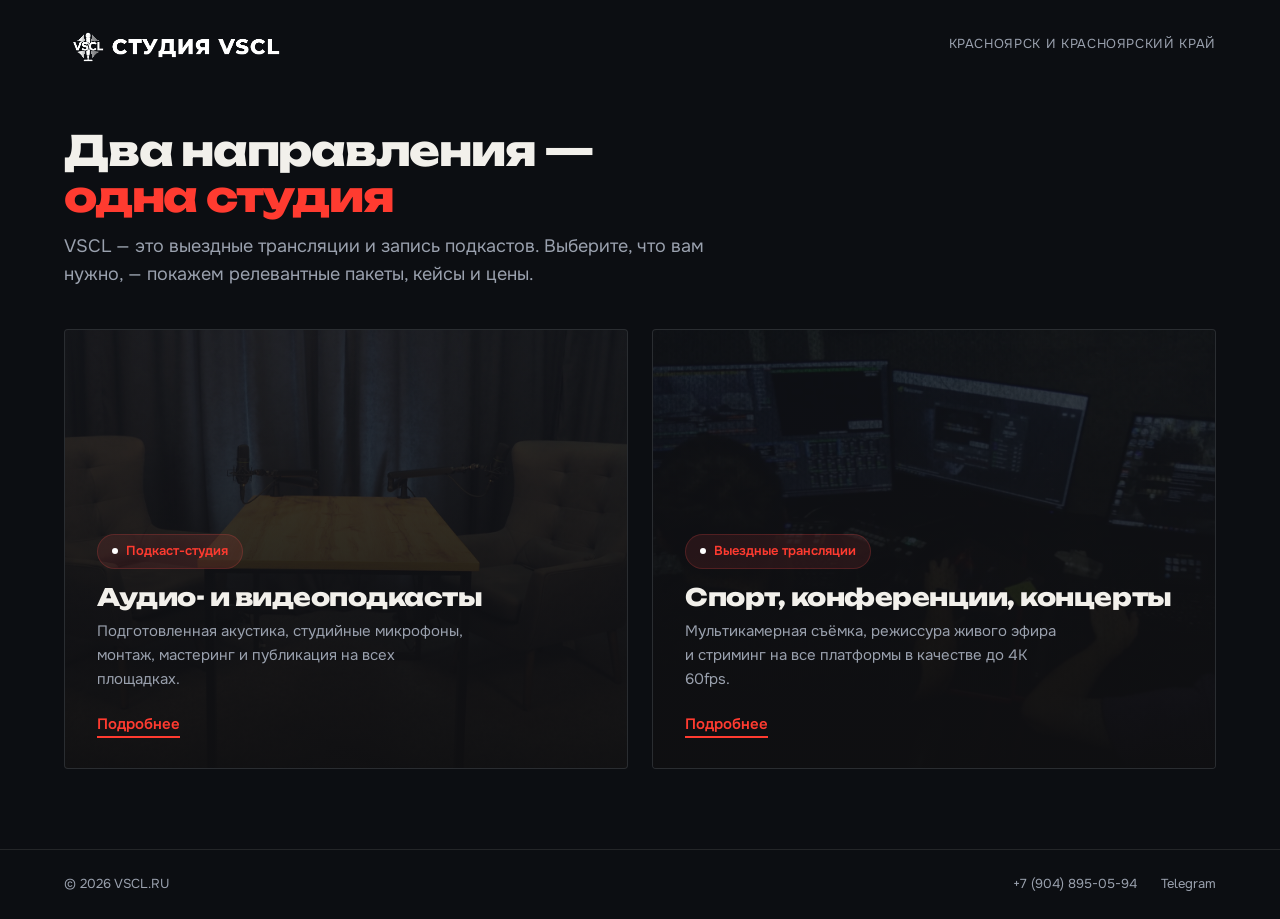
<file: index.html>
<!DOCTYPE html>
<html lang="ru">
<head>
  <meta charset="UTF-8">
  <meta name="viewport" content="width=device-width, initial-scale=1.0">
  <title>VSCL — Трансляции и подкасты в Красноярске</title>
  <meta name="description" content="Студия VSCL: выездные мультикамерные трансляции и подкаст-студия полного цикла в Красноярске. Выберите направление — покажем пакеты, кейсы и цены.">

  <link rel="icon" type="image/png" sizes="32x32" href="img/favicon-32x32.png">
  <meta name="theme-color" content="#0F0F11">

  <link rel="preconnect" href="https://fonts.googleapis.com">
  <link rel="preconnect" href="https://fonts.gstatic.com" crossorigin>
  <link href="https://fonts.googleapis.com/css2?family=Onest:wght@400;500;600;700&family=Unbounded:wght@600;700&display=swap" rel="stylesheet">

  <link rel="stylesheet" href="css/styles.css">
  <link rel="stylesheet" href="css/visual-upgrade.css">

  <style>
    .gate-header { padding: 20px 0; }
    .gate-header-inner { display: flex; align-items: center; justify-content: space-between; }
    .gate-logo { height: 48px; width: auto; }
    .gate-location {
      color: var(--c-text-muted);
      font-size: var(--fs-xs);
      text-transform: uppercase;
      letter-spacing: 0.05em;
    }

    .gate-main { padding: 40px 0 80px; }
    .gate-intro { max-width: 640px; margin-bottom: 40px; }
    .gate-title {
      font-size: var(--fs-xl);
      font-weight: 800;
      letter-spacing: -0.03em;
      line-height: 1.1;
      margin-bottom: 12px;
    }
    .gate-subtitle { color: var(--c-text-muted); font-size: var(--fs-base); }

    .gate-grid { display: grid; grid-template-columns: 1fr 1fr; gap: 24px; }
    .gate-card {
      position: relative;
      display: flex;
      align-items: flex-end;
      min-height: 440px;
      border: 1px solid var(--c-border);
      border-radius: var(--radius);
      overflow: hidden;
      background: var(--c-bg-elevated);
      text-decoration: none;
      color: var(--c-text);
      transition: border-color var(--transition), transform var(--transition);
    }
    .gate-card:hover { border-color: rgba(255, 255, 255, 0.18); transform: translateY(-4px); }
    .gate-card:focus-visible { outline: 2px solid var(--c-accent); outline-offset: 3px; }

    .gate-bg {
      position: absolute;
      inset: 0;
      width: 100%;
      height: 100%;
      object-fit: cover;
      opacity: 0.28;
      transition: opacity 0.4s ease, transform 0.4s ease;
    }
    .gate-card:hover .gate-bg { opacity: 0.4; transform: scale(1.03); }
    .gate-card::after {
      content: '';
      position: absolute;
      inset: 0;
      background: linear-gradient(to top, rgba(15, 15, 17, 0.92), rgba(15, 15, 17, 0.15));
    }

    .gate-card-content { position: relative; z-index: 1; padding: 32px; }
    .gate-badge {
      display: inline-flex;
      align-items: center;
      gap: 8px;
      padding: 6px 14px;
      background: rgba(255, 77, 77, 0.1);
      border: 1px solid rgba(255, 77, 77, 0.2);
      border-radius: 100px;
      font-size: var(--fs-xs);
      font-weight: 600;
      color: var(--c-accent);
      margin-bottom: 16px;
    }
    .gate-card-content h2 {
      font-size: var(--fs-lg);
      font-weight: 800;
      letter-spacing: -0.02em;
      margin-bottom: 8px;
    }
    .gate-card-content p {
      color: var(--c-text-muted);
      font-size: var(--fs-sm);
      margin-bottom: 20px;
      max-width: 380px;
    }
    .gate-cta { color: var(--c-accent); font-weight: 600; font-size: var(--fs-sm); }
    .gate-card:hover .gate-cta { text-decoration: underline; }

    .gate-footer { border-top: 1px solid var(--c-border); padding: 24px 0; }
    .gate-footer-inner {
      display: flex;
      align-items: center;
      justify-content: space-between;
      flex-wrap: wrap;
      gap: 16px;
    }

    @media (max-width: 768px) {
      .gate-main { padding: 24px 0 56px; }
      .gate-grid { grid-template-columns: 1fr; }
      .gate-card { min-height: 320px; }
    }
  </style>
</head>
<body>

  <header class="gate-header">
    <div class="container gate-header-inner">
      <img src="img/logo.png" alt="VSCL" class="gate-logo">
      <span class="gate-location">Красноярск и Красноярский край</span>
    </div>
  </header>

  <main class="gate-main">
    <div class="container">
      <div class="gate-intro">
        <h1 class="gate-title">Два направления — <span class="text-accent">одна студия</span></h1>
        <p class="gate-subtitle">
          VSCL — это выездные трансляции и запись подкастов.
          Выберите, что вам нужно, — покажем релевантные пакеты, кейсы и цены.
        </p>
      </div>

      <div class="gate-grid">
        <a href="podcast" class="gate-card">
          <img src="img/podcast/hero-poster.jpg" alt="" class="gate-bg" aria-hidden="true">
          <div class="gate-card-content">
            <span class="gate-badge"><span class="live-dot"></span>Подкаст-студия</span>
            <h2>Аудио- и видеоподкасты</h2>
            <p>Подготовленная акустика, студийные микрофоны, монтаж, мастеринг и публикация на всех площадках.</p>
            <span class="gate-cta">Подробнее</span>
          </div>
        </a>

        <a href="broadcast" class="gate-card">
          <img src="img/hero-poster.png" alt="" class="gate-bg" aria-hidden="true">
          <div class="gate-card-content">
            <span class="gate-badge"><span class="live-dot"></span>Выездные трансляции</span>
            <h2>Спорт, конференции, концерты</h2>
            <p>Мультикамерная съёмка, режиссура живого эфира и стриминг на все платформы в качестве до 4K 60fps.</p>
            <span class="gate-cta">Подробнее</span>
          </div>
        </a>
      </div>
    </div>
  </main>

  <footer class="gate-footer">
    <div class="container gate-footer-inner">
      <span class="footer-copy">© 2026 VSCL.RU</span>
      <div class="footer-links">
        <a href="tel:+79048950594">+7 (904) 895-05-94</a>
        <a href="https://t.me/vscl_tv" target="_blank" rel="noopener">Telegram</a>
      </div>
    </div>
  </footer>

</body>
</html>
</file>
<file: css/styles.css>
:root {
  --c-bg: #0F0F11;
  --c-bg-elevated: #1A1A1E;
  --c-bg-card: #232328;
  --c-text: #ECECEF;
  --c-text-muted: #94949E;
  --c-accent: #FF4D4D;
  --c-accent-hover: #FF6B6B;
  --c-border: rgba(255, 255, 255, 0.08);

  --ff-sans: 'Inter', system-ui, sans-serif;
  --fs-xs: clamp(0.75rem, 0.7rem + 0.25vw, 0.8125rem);
  --fs-sm: clamp(0.875rem, 0.8rem + 0.35vw, 0.9375rem);
  --fs-base: clamp(1rem, 0.9rem + 0.5vw, 1.125rem);
  --fs-lg: clamp(1.25rem, 1rem + 1vw, 1.5rem);
  --fs-xl: clamp(1.75rem, 1.2rem + 2.5vw, 2.5rem);
  --fs-2xl: clamp(2.25rem, 1.5rem + 3.5vw, 3.5rem);

  --space-xs: 0.5rem;
  --space-sm: 1rem;
  --space-md: 1.5rem;
  --space-lg: 3rem;
  --space-xl: 5rem;
  --container: 1200px;
  --nav-h: 72px;

  --radius: 8px;
  --transition: 0.25s ease;
}

*, *::before, *::after { box-sizing: border-box; margin: 0; padding: 0; }

html {
  scroll-behavior: smooth;
  -webkit-font-smoothing: antialiased;
}

body {
  font-family: var(--ff-sans);
  background: var(--c-bg);
  color: var(--c-text);
  line-height: 1.6;
  overflow-x: hidden;
}


body.menu-open {
  overflow: hidden;
  overscroll-behavior: contain;
}

.noise-overlay {
  position: absolute;
  inset: 0;
  opacity: 0.035;
  pointer-events: none;
  z-index: 1;
  background-image: url("data:image/svg+xml,%3Csvg viewBox='0 0 256 256' xmlns='http://www.w3.org/2000/svg'%3E%3Cfilter id='n'%3E%3CfeTurbulence type='fractalNoise' baseFrequency='0.9' numOctaves='4' stitchTiles='stitch'/%3E%3C/filter%3E%3Crect width='100%25' height='100%25' filter='url(%23n)'/%3E%3C/svg%3E");
  background-repeat: repeat;
  background-size: 256px;
}

.container {
  max-width: var(--container);
  margin: 0 auto;
  padding-inline: var(--space-md);
}

.section { padding: var(--space-xl) 0; }
.text-accent { color: var(--c-accent); }


.section-title {
  font-size: var(--fs-xl);
  font-weight: 800;
  letter-spacing: -0.03em;
  line-height: 1.1;
  margin-bottom: var(--space-sm);
}

.section-subtitle {
  font-size: var(--fs-base);
  color: var(--c-text-muted);
  max-width: 520px;
}

.section-header { margin-bottom: var(--space-lg); }

.services .section-header,
.equipment .section-header { text-align: left; }

.packages .section-header,
.portfolio .section-header,
.team .section-header,
.process .section-header,
.faq .section-header,
.cta .section-header { text-align: center; }

.packages .section-subtitle,
.portfolio .section-subtitle,
.team .section-subtitle,
.process .section-subtitle,
.cta .section-subtitle { margin-inline: auto; }


.btn {
  display: inline-flex;
  align-items: center;
  gap: 8px;
  padding: 14px 28px;
  border-radius: var(--radius);
  font-weight: 600;
  font-size: var(--fs-sm);
  text-decoration: none;
  transition: all var(--transition);
  cursor: pointer;
  border: 1px solid transparent;
}

.btn-primary { background: var(--c-accent); color: white; }
.btn-primary:hover { background: var(--c-accent-hover); transform: translateY(-1px); }

.btn-outline { border-color: var(--c-border); color: var(--c-text); }
.btn-outline:hover { border-color: var(--c-text-muted); background: var(--c-bg-elevated); }

.btn-ghost { color: var(--c-text-muted); padding-left: 0; }
.btn-ghost:hover { color: var(--c-text); }


.nav {
  position: fixed;
  top: 0;
  left: 0;
  right: 0;
  height: var(--nav-h);
  z-index: 1000; /* Выше всего */
  transition: background var(--transition), border-color var(--transition);
  border-bottom: 1px solid transparent;
}


.nav.scrolled,
.nav.menu-active {
  background: rgba(15, 15, 17, 0.92);
  backdrop-filter: blur(16px);
  -webkit-backdrop-filter: blur(16px);
  border-bottom-color: var(--c-border);
}

.nav-inner {
  max-width: var(--container);
  margin: 0 auto;
  padding-inline: var(--space-md);
  height: 100%;
  display: flex;
  align-items: center;
  justify-content: space-between;
}

.nav-logo-img { height: 52px; width: auto; }

.nav-links {
  display: flex;
  align-items: center;
  gap: 32px;
  list-style: none;
}

.nav-links a {
  color: var(--c-text-muted);
  text-decoration: none;
  font-size: var(--fs-sm);
  font-weight: 500;
  transition: color var(--transition);
}

.nav-links a:hover { color: var(--c-text); }

.nav-cta {
  padding: 10px 20px !important;
  background: var(--c-bg-card) !important;
  border: 1px solid var(--c-border) !important;
  border-radius: var(--radius) !important;
  color: var(--c-text) !important;
}

.nav-cta:hover { border-color: var(--c-text-muted) !important; }

.nav-hamburger {
  display: none;
  flex-direction: column;
  gap: 5px;
  background: none;
  border: none;
  cursor: pointer;
  padding: 8px;
  z-index: 1001; /* Поверх меню */
}

.nav-hamburger span {
  width: 24px;
  height: 2px;
  background: var(--c-text);
  transition: all var(--transition);
}

.nav-hamburger.active span:nth-child(1) { transform: rotate(45deg) translate(5px, 5px); }
.nav-hamburger.active span:nth-child(2) { opacity: 0; }
.nav-hamburger.active span:nth-child(3) { transform: rotate(-45deg) translate(5px, -5px); }


.nav-mobile {
  display: none;
  position: fixed;

  top: 0;
  left: 0;
  width: 100%;
  height: 100dvh;
  height: 100vh;
  background: var(--c-bg);
  z-index: 999;
  flex-direction: column;
  align-items: center;
  justify-content: center;
  gap: 16px;
  opacity: 0;
  visibility: hidden;
  transition: opacity 0.3s ease, visibility 0.3s ease;
  padding-top: var(--nav-h);
}

.nav-mobile.open {
  opacity: 1;
  visibility: visible;
}

.nav-mobile a {
  color: var(--c-text);
  text-decoration: none;
  font-size: var(--fs-lg);
  font-weight: 600;
  padding: 12px 24px;
}

.nav-mobile-cta {
  margin-top: 16px;
  color: var(--c-accent) !important;
}


.nav-switch { color: var(--c-accent) !important; font-weight: 600; }

.hero {
  min-height: 100vh;
  display: flex;
  align-items: center;
  position: relative;
  padding-top: var(--nav-h);
}

.hero-bg { position: absolute; inset: 0; z-index: 0; }

.hero-video {
  position: absolute;
  inset: 0;
  width: 100%;
  height: 100%;
  object-fit: cover;
  opacity: 0.25;
}

.hero-overlay {
  position: absolute;
  inset: 0;
  background: linear-gradient(to bottom, rgba(15,15,17,0.3), var(--c-bg));
}

.hero-content { position: relative; z-index: 2; max-width: 680px; }

.hero-badge {
  display: inline-flex;
  align-items: center;
  gap: 8px;
  padding: 6px 14px;
  background: rgba(255, 77, 77, 0.1);
  border: 1px solid rgba(255, 77, 77, 0.2);
  border-radius: 100px;
  font-size: var(--fs-xs);
  font-weight: 600;
  color: var(--c-accent);
  margin-bottom: 24px;
}

.live-dot {
  width: 6px;
  height: 6px;
  background: var(--c-accent);
  border-radius: 50%;
  animation: pulse 2s ease-in-out infinite;
}

@keyframes pulse { 0%, 100% { opacity: 1; } 50% { opacity: 0.4; } }

.hero-title {
  font-size: var(--fs-2xl);
  font-weight: 800;
  line-height: 1.05;
  letter-spacing: -0.04em;
  margin-bottom: 24px;
}

.hero-subtitle {
  font-size: var(--fs-lg);
  color: var(--c-text-muted);
  margin-bottom: 40px;
  max-width: 520px;
}

.hero-actions {
  display: flex;
  gap: 16px;
  flex-wrap: wrap;
  margin-bottom: 64px;
}

.hero-stats {
  display: flex;
  gap: 48px;
  padding-top: 32px;
  border-top: 1px solid var(--c-border);
}

.stat-item dt {
  font-size: var(--fs-xl);
  font-weight: 800;
  letter-spacing: -0.03em;
  line-height: 1;
  margin-bottom: 4px;
}

.stat-item dd {
  font-size: var(--fs-xs);
  color: var(--c-text-muted);
  text-transform: uppercase;
  letter-spacing: 0.05em;
}


.services-grid {
  display: grid;
  grid-template-columns: repeat(auto-fit, minmax(320px, 1fr));
  gap: 20px;
}

.service-card {
  background: var(--c-bg-card);
  border: 1px solid var(--c-border);
  border-radius: var(--radius);
  padding: 32px;
  transition: border-color var(--transition);
}

.service-card:hover { border-color: rgba(255, 255, 255, 0.15); }

.service-icon {
  width: 44px;
  height: 44px;
  color: var(--c-accent);
  margin-bottom: 20px;
}

.service-icon svg { width: 100%; height: 100%; }

.service-card h3 {
  font-size: var(--fs-base);
  font-weight: 700;
  margin-bottom: 8px;
}

.service-card p {
  font-size: var(--fs-sm);
  color: var(--c-text-muted);
  line-height: 1.6;
}


.packages { background: var(--c-bg-elevated); }

.packages-grid {
  display: grid;
  grid-template-columns: repeat(auto-fit, minmax(300px, 1fr));
  gap: 20px;
  align-items: start;
}

.package-card {
  background: var(--c-bg-card);
  border: 1px solid var(--c-border);
  border-radius: var(--radius);
  padding: 36px 32px;
  position: relative;
}

.package-card.popular { border-color: var(--c-accent); }

.package-badge {
  position: absolute;
  top: -10px;
  left: 24px;
  background: var(--c-accent);
  color: white;
  font-size: 11px;
  font-weight: 700;
  text-transform: uppercase;
  letter-spacing: 0.05em;
  padding: 4px 12px;
  border-radius: 4px;
}

.package-name {
  font-size: var(--fs-xs);
  text-transform: uppercase;
  letter-spacing: 0.1em;
  color: var(--c-text-muted);
  margin-bottom: 8px;
}

.package-price {
  font-size: var(--fs-xl);
  font-weight: 800;
  letter-spacing: -0.03em;
  margin-bottom: 4px;
}

.package-desc {
  font-size: var(--fs-sm);
  color: var(--c-text-muted);
  margin-bottom: 28px;
  padding-bottom: 28px;
  border-bottom: 1px solid var(--c-border);
}

.package-features {
  list-style: none;
  margin-bottom: 32px;
}

.package-features li {
  font-size: var(--fs-sm);
  color: var(--c-text-muted);
  padding: 8px 0;
  padding-left: 20px;
  position: relative;
}

.package-features li::before {
  content: '';
  position: absolute;
  left: 0;
  top: 14px;
  width: 6px;
  height: 6px;
  border-radius: 50%;
  background: var(--c-accent);
}

.package-card .btn { width: 100%; justify-content: center; }


.portfolio-grid {
  display: grid;
  grid-template-columns: repeat(auto-fit, minmax(340px, 1fr));
  gap: 24px;
}

.portfolio-card {
  background: var(--c-bg-card);
  border: 1px solid var(--c-border);
  border-radius: var(--radius);
  overflow: hidden;
  transition: border-color var(--transition);
}

.portfolio-card:hover { border-color: rgba(255, 255, 255, 0.15); }

.portfolio-video {
  position: relative;
  padding-top: 56.25%;
  background: var(--c-bg);
}

.portfolio-video iframe {
  position: absolute;
  inset: 0;
  width: 100%;
  height: 100%;
  border: none;
}

.portfolio-info { padding: 24px; }

.portfolio-tag {
  display: inline-block;
  padding: 3px 10px;
  background: rgba(255, 77, 77, 0.1);
  color: var(--c-accent);
  font-size: var(--fs-xs);
  font-weight: 600;
  border-radius: 4px;
  margin-bottom: 10px;
}

.portfolio-info h3 {
  font-size: var(--fs-base);
  font-weight: 700;
  margin-bottom: 8px;
  line-height: 1.3;
}

.portfolio-info p {
  font-size: var(--fs-sm);
  color: var(--c-text-muted);
  margin-bottom: 16px;
  line-height: 1.5;
}

.portfolio-meta {
  display: flex;
  gap: 16px;
  font-size: var(--fs-xs);
  color: var(--c-text-muted);
}


.equipment { background: var(--c-bg); }

.equipment-layout {
  display: grid;
  grid-template-columns: 1fr 1fr;
  gap: 48px;
  align-items: start;
}

.equipment-visual {
  position: relative;
  border-radius: var(--radius);
  overflow: hidden;
  border: 1px solid var(--c-border);
}

.equipment-visual img {
  width: 100%;
  height: auto;
  display: block;
  aspect-ratio: 4 / 3;
  object-fit: cover;
}

.equipment-visual-caption {
  position: absolute;
  bottom: 0;
  left: 0;
  right: 0;
  padding: 12px 16px;
  background: linear-gradient(to top, rgba(0,0,0,0.8), transparent);
  font-size: var(--fs-xs);
  color: var(--c-text-muted);
}

.equipment-content {
  display: flex;
  flex-direction: column;
  gap: 28px;
}

.eq-category {
  display: flex;
  gap: 16px;
  align-items: flex-start;
}

.eq-category-icon {
  flex-shrink: 0;
  width: 48px;
  height: 48px;
  display: flex;
  align-items: center;
  justify-content: center;
  background: var(--c-bg-card);
  border: 1px solid var(--c-border);
  border-radius: var(--radius);
  overflow: hidden;
}

.eq-category-icon img {
  width: 100%;
  height: 100%;
  object-fit: contain;
  display: block;
}

.eq-category h3 {
  font-size: var(--fs-sm);
  font-weight: 700;
  margin-bottom: 6px;
  color: var(--c-text);
}

.eq-category p {
  font-size: var(--fs-sm);
  color: var(--c-text-muted);
  line-height: 1.5;
}

.eq-category p + p { margin-top: 4px; }


.team { background: var(--c-bg-elevated); }

.team-grid {
  display: grid;
  grid-template-columns: repeat(3, 1fr);
  gap: 24px;
}

.team-card {
  background: var(--c-bg-card);
  border: 1px solid var(--c-border);
  border-radius: var(--radius);
  padding: 32px 24px;
  text-align: center;
  transition: border-color var(--transition), transform var(--transition);
}

.team-card:hover {
  border-color: rgba(255, 255, 255, 0.15);
  transform: translateY(-4px);
}

.team-avatar {
  width: 96px;
  height: 96px;
  border-radius: 50%;
  margin: 0 auto 20px;
  overflow: hidden;
  background: var(--c-bg);
  border: 2px solid var(--c-border);
  transition: border-color var(--transition);
}

.team-card:hover .team-avatar { border-color: var(--c-accent); }

.team-avatar img {
  width: 100%;
  height: 100%;
  object-fit: cover;
  display: block;
  filter: grayscale(30%);
  transition: filter var(--transition);
}

.team-card:hover .team-avatar img { filter: grayscale(0%); }

.team-card h3 {
  font-size: var(--fs-base);
  font-weight: 700;
  margin-bottom: 4px;
  letter-spacing: -0.01em;
}

.team-role {
  display: inline-block;
  font-size: var(--fs-xs);
  font-weight: 600;
  color: var(--c-accent);
  text-transform: uppercase;
  letter-spacing: 0.05em;
  margin-bottom: 12px;
}

.team-card p {
  font-size: var(--fs-sm);
  color: var(--c-text-muted);
  line-height: 1.5;
}


.process { background: var(--c-bg); }

.process-steps {
  display: grid;
  grid-template-columns: repeat(4, 1fr);
  gap: 24px;
}

.step-number {
  font-size: var(--fs-2xl);
  font-weight: 800;
  color: var(--c-bg);
  line-height: 1;
  margin-bottom: 16px;
  text-shadow:
    -1px -1px 0 var(--c-border),
     1px -1px 0 var(--c-border),
    -1px  1px 0 var(--c-border),
     1px  1px 0 var(--c-border);
}

.process-step h3 {
  font-size: var(--fs-base);
  font-weight: 700;
  margin-bottom: 8px;
}

.process-step p {
  font-size: var(--fs-sm);
  color: var(--c-text-muted);
  line-height: 1.5;
}


.faq { background: var(--c-bg-elevated); }

.faq-list {
  max-width: 720px;
  margin: 0 auto;
  display: flex;
  flex-direction: column;
  gap: 12px;
}

.faq-item {
  background: var(--c-bg-card);
  border: 1px solid var(--c-border);
  border-radius: var(--radius);
  overflow: hidden;
  transition: border-color var(--transition);
}

.faq-item:hover { border-color: rgba(255, 255, 255, 0.12); }
.faq-item.active { border-color: var(--c-accent); }

.faq-question {
  width: 100%;
  padding: 20px 24px;
  background: none;
  border: none;
  font-family: var(--ff-sans);
  font-size: var(--fs-base);
  font-weight: 600;
  color: var(--c-text);
  text-align: left;
  cursor: pointer;
  display: flex;
  align-items: center;
  justify-content: space-between;
  gap: 16px;
  transition: color var(--transition);
}

.faq-question:hover { color: var(--c-accent); }

.faq-icon {
  flex-shrink: 0;
  width: 28px;
  height: 28px;
  display: flex;
  align-items: center;
  justify-content: center;
  transition: transform var(--transition);
}

.faq-icon svg { width: 16px; height: 16px; stroke: var(--c-text-muted); }

.faq-item.active .faq-icon { transform: rotate(180deg); }
.faq-item.active .faq-icon svg { stroke: var(--c-accent); }

.faq-answer {
  max-height: 0;
  overflow: hidden;
  transition: max-height 0.4s ease;
}

.faq-answer-inner {
  padding: 0 24px 20px;
  font-size: var(--fs-sm);
  color: var(--c-text-muted);
  line-height: 1.6;
}


.cta { background: var(--c-bg); }

.cta-content { text-align: center; max-width: 600px; margin: 0 auto; }

.cta-buttons {
  display: flex;
  gap: 16px;
  justify-content: center;
  flex-wrap: wrap;
  margin: 32px 0;
}

.cta-info {
  display: flex;
  justify-content: center;
  gap: 32px;
  font-size: var(--fs-sm);
  color: var(--c-text-muted);
}

.footer {
  padding: 24px 0;
  border-top: 1px solid var(--c-border);
}

.footer-inner {
  display: flex;
  align-items: center;
  justify-content: space-between;
  flex-wrap: wrap;
  gap: 16px;
}

.footer-copy { font-size: var(--fs-xs); color: var(--c-text-muted); }

.footer-links { display: flex; gap: 24px; }

.footer-links a {
  font-size: var(--fs-xs);
  color: var(--c-text-muted);
  text-decoration: none;
  transition: color var(--transition);
}

.footer-links a:hover { color: var(--c-text); }


.reveal {
  opacity: 0;
  transform: translateY(24px);
  transition: opacity 0.6s ease, transform 0.6s ease;
}

.reveal.revealed { opacity: 1; transform: translateY(0); border-radius: 20px;}


@media (max-width: 1024px) {
  .equipment-layout {
    grid-template-columns: 1fr;
    gap: 32px;
  }
  .equipment-visual { max-width: 600px; }
  .team-grid { grid-template-columns: repeat(2, 1fr); }
  .process-steps { grid-template-columns: repeat(2, 1fr); gap: 32px; }
}

@media (max-width: 768px) {
  :root { --nav-h: 64px; }

  .section { padding: var(--space-lg) 0; }

  .nav-links { display: none; }
  .nav-hamburger { display: flex; }
  .nav-mobile { display: flex; }

  .hero-stats { gap: 24px; flex-wrap: wrap; }
  .hero-actions { flex-direction: column; }
  .hero-actions .btn { justify-content: center; }

  .packages-grid,
  .services-grid,
  .portfolio-grid { grid-template-columns: 1fr; }

  .team-grid {
    grid-template-columns: 1fr;
    max-width: 400px;
    margin-inline: auto;
  }

  .team-avatar {
    width: 80px;
    height: 80px;
  }

  .process-steps { grid-template-columns: 1fr; gap: 24px; }

  .cta-buttons { flex-direction: column; align-items: center; }
  .cta-info { flex-direction: column; gap: 8px; align-items: center; }

  .footer-inner { flex-direction: column; text-align: center; }
}

.portfolio-video img {
  position: absolute;
  inset: 0;
  width: 100%;
  height: 100%;
  object-fit: cover;
  border: 0;
}

.package-options-title {
  font-size: var(--fs-xs);
  font-weight: 700;
  text-transform: uppercase;
  letter-spacing: 0.05em;
  color: var(--c-text-muted);
  margin: 20px 0 4px;
}

.package-note {
  font-size: var(--fs-xs);
  line-height: 1.5;
  color: var(--c-text-muted);
  background: rgba(255, 77, 77, 0.08);
  border: 1px solid rgba(255, 77, 77, 0.25);
  border-radius: 6px;
  padding: 10px 12px;
  margin-bottom: 24px;
}

.packages-carousel { position: relative; }

.carousel-track {
  display: flex;
  gap: 20px;
  overflow-x: auto;
  scroll-snap-type: x mandatory;
  scrollbar-width: none;
  -webkit-overflow-scrolling: touch;
  padding-bottom: 4px;
}
.carousel-track::-webkit-scrollbar { display: none; }

.carousel-track .package-card {
  flex: 0 0 calc((100% - 40px) / 3);
  scroll-snap-align: start;
  display: flex;
  flex-direction: column;
}
.carousel-track .package-card .btn { margin-top: auto; }

.carousel-btn {
  position: absolute;
  top: 50%;
  transform: translateY(-50%);
  width: 44px;
  height: 44px;
  border-radius: 50%;
  background: var(--c-bg-card);
  border: 1px solid var(--c-border);
  color: var(--c-text);
  display: flex;
  align-items: center;
  justify-content: center;
  cursor: pointer;
  z-index: 2;
  transition: all var(--transition);
}
.carousel-btn:hover { border-color: var(--c-text-muted); }
.carousel-btn:disabled { opacity: 0.35; pointer-events: none; }
.carousel-btn.prev { left: -14px; }
.carousel-btn.next { right: -14px; }

.carousel-dots {
  display: flex;
  gap: 8px;
  justify-content: center;
  margin-top: 24px;
}
.carousel-dot {
  width: 8px;
  height: 8px;
  padding: 0;
  border: none;
  border-radius: 50%;
  background: var(--c-border);
  cursor: pointer;
  transition: all var(--transition);
}
.carousel-dot.active { width: 24px; border-radius: 100px; background: var(--c-accent); }

@media (max-width: 1024px) {
  .carousel-track .package-card { flex: 0 0 calc((100% - 20px) / 2); }
}
@media (max-width: 768px) {
  .carousel-track .package-card { flex: 0 0 85%; }
  .carousel-btn { display: none; }
}

.gallery-grid {
  display: grid;
  grid-template-columns: repeat(3, 1fr);
  grid-auto-rows: 220px;
  grid-auto-flow: dense;
  gap: 16px;
}
.gallery-item {
  position: relative;
  margin: 0;
  border-radius: var(--radius);
  overflow: hidden;
  border: 1px solid var(--c-border);
}
.gallery-item img {
  width: 100%;
  height: 100%;
  object-fit: cover;
  display: block;
  transition: transform 0.5s ease;
}
.gallery-item:hover img { transform: scale(1.05); }
.gallery-item figcaption {
  position: absolute;
  left: 0; right: 0; bottom: 0;
  padding: 12px 16px;
  background: linear-gradient(to top, rgba(0, 0, 0, 0.8), transparent);
  font-size: var(--fs-xs);
  color: var(--c-text);
}
.gallery-item.wide { grid-column: span 2; }
.gallery-item.tall { grid-row: span 2; }

@media (max-width: 768px) {
  .gallery-grid { grid-template-columns: repeat(2, 1fr); grid-auto-rows: 180px; }
}
@media (max-width: 480px) {
  .gallery-grid { grid-template-columns: 1fr; }
  .gallery-item.wide, .gallery-item.tall { grid-column: span 1; grid-row: span 1; }
}

@media (max-width: 480px) {
  .container { padding-inline: 16px; }
  .hero-title { font-size: clamp(2rem, 8vw, 2.5rem); }
}
</file>
<file: css/visual-upgrade.css>
:root {
  --c-bg: #0C0E12;
  --c-bg-elevated: #13161C;
  --c-bg-card: #1A1E26;
  --c-text: #F2F0EB;
  --c-text-muted: #9AA1AE;
  --c-accent: #FF3B30;
  --c-accent-hover: #FF5E55;
  --c-on-accent: #fff;
  --c-border: rgba(242, 240, 235, 0.10);
  --ff-display: 'Unbounded', 'Onest', system-ui, sans-serif;
  --ff-sans: 'Onest', system-ui, sans-serif;
  --radius: 4px;
  --fs-2xl: clamp(2.4rem, 1.2rem + 5.2vw, 5rem);
  --fs-xl: clamp(1.6rem, 1.1rem + 2.2vw, 2.6rem);
}
body.page-podcast {
  --c-accent: #B8F27C;
  --c-accent-hover: #CDF79F;
  --c-on-accent: #10200A;
}

body { font-family: var(--ff-sans); font-feature-settings: 'ss01', 'tnum' 0; }
p { max-width: 68ch; }

.hero-title, .section-title, .gate-title, .package-price, .stat-item dt,
.step-number, .gate-card-content h2 {
  font-family: var(--ff-display);
  font-weight: 700;
  letter-spacing: -0.03em;
  line-height: 1.08;
}
.hero-title { line-height: 1.02; }
.hero-title .text-accent { display: block; color: var(--c-accent); }
.section-title { max-width: 18ch; text-wrap: balance; }
.cta .section-title { max-width: none; }

.section-header,
.packages .section-header, .portfolio .section-header, .team .section-header,
.process .section-header, .faq .section-header, .cta .section-header { text-align: left; }
.packages .section-subtitle, .portfolio .section-subtitle, .team .section-subtitle,
.process .section-subtitle, .cta .section-subtitle { margin-inline: 0; }
.section-subtitle { max-width: 56ch; }
.section { padding: clamp(4rem, 8vw, 7rem) 0; }
.faq .section-header, .faq-list { max-width: 760px; }
.faq-list { margin-inline: 0; }

.stat-item dd, .package-name, .package-options-title, .team-role, .package-badge {
  text-transform: none; letter-spacing: 0;
}

.btn { border-radius: var(--radius); padding: 15px 26px; }
.btn-primary { background: var(--c-accent); color: var(--c-on-accent); }
.btn-primary:hover { background: var(--c-accent-hover); }
.btn-ghost { color: var(--c-text); }
:focus-visible { outline: 2px solid var(--c-accent); outline-offset: 3px; }

.nav.scrolled, .nav.menu-active { background: rgba(12, 14, 18, 0.88); }
.nav-cta { background: var(--c-accent) !important; border-color: var(--c-accent) !important; color: var(--c-on-accent) !important; }
.nav-cta:hover { background: var(--c-accent-hover) !important; }
.nav-links a { position: relative; }
.nav-links a:not(.nav-cta):hover { color: var(--c-text); }
.nav-switch { border: 1px solid currentColor; padding: 6px 14px; border-radius: 100px; }

.hero { min-height: 100svh; align-items: flex-end; padding-bottom: clamp(3rem, 8vh, 6rem); }
.hero-video { opacity: 0.4; filter: saturate(0.85) contrast(1.05); }
.hero-overlay {
  background:
    linear-gradient(to right, rgba(12,14,18,0.92) 0%, rgba(12,14,18,0.55) 55%, rgba(12,14,18,0.25) 100%),
    linear-gradient(to top, var(--c-bg) 2%, transparent 40%);
}
.hero-content { max-width: 860px; }
.hero-badge {
  background: var(--c-accent); color: var(--c-on-accent);
  border: 0; border-radius: 3px; padding: 6px 12px; font-weight: 700;
}
.hero-badge .live-dot { background: var(--c-on-accent); }
.hero-timecode {
  font-variant-numeric: tabular-nums; font-family: var(--ff-display); font-size: var(--fs-xs);
  color: var(--c-text-muted); margin: -8px 0 24px; display: flex; gap: 10px; align-items: center;
}
.hero-timecode b { color: var(--c-accent); font-weight: 700; }
.hero-subtitle { color: #C9CDD6; }
.hero-stats { gap: clamp(24px, 5vw, 64px); }
.stat-item dt { font-size: var(--fs-lg); }
.stat-item dd { font-size: var(--fs-sm); margin-top: 6px; }

.services-grid { gap: 0 64px; grid-template-columns: repeat(2, 1fr); }
.service-card {
  background: none; border: 0; border-top: 1px solid var(--c-border);
  border-radius: 0; padding: 32px 0; display: grid;
  grid-template-columns: 44px 1fr; column-gap: 24px;
}
.service-card:hover { border-color: var(--c-accent); }
.service-icon { grid-row: span 2; margin: 2px 0 0; width: 36px; height: 36px; }
.service-card h3 { font-size: var(--fs-base); margin-bottom: 6px; }

.packages { background: var(--c-bg-elevated); }
.package-card { border-radius: var(--radius); background: var(--c-bg-card); padding: 36px 32px; }
.package-price { font-size: clamp(1.5rem, 1.1rem + 1.4vw, 2.1rem); margin-bottom: 6px; }
.package-name { font-size: var(--fs-sm); font-weight: 600; color: var(--c-text); margin-bottom: 10px; }
.package-card.popular { background: var(--c-accent); border-color: var(--c-accent); color: var(--c-on-accent); }
.package-card.popular .package-name, .package-card.popular .package-price { color: var(--c-on-accent); }
.package-card.popular .package-desc, .package-card.popular .package-features li,
.package-card.popular .package-options-title { color: rgba(0,0,0,0.72); }
.package-card.popular .package-desc { border-color: rgba(0,0,0,0.18); }
.package-card.popular .package-features li::before { background: var(--c-on-accent); }
.package-card.popular .btn-primary { background: var(--c-on-accent); color: var(--c-accent); }
.package-card.popular .package-badge { background: var(--c-on-accent); color: var(--c-accent); }
.package-note { border-radius: var(--radius); }
.package-features li::before { border-radius: 1px; width: 8px; height: 2px; top: 19px; }

.portfolio-card, .gallery-item, .equipment-visual, .faq-item, .team-card { border-radius: var(--radius); }
.portfolio-card:hover { border-color: var(--c-accent); }
.portfolio-tag { background: none; padding: 0; color: var(--c-accent); }
.portfolio-meta span + span::before { content: ''; display: inline-block; width: 4px; height: 4px; background: var(--c-text-muted); border-radius: 50%; margin-right: 16px; vertical-align: middle; }
.gallery-item figcaption { padding: 28px 16px 14px; font-size: var(--fs-sm); }
.eq-category { padding-top: 24px; border-top: 1px solid var(--c-border); }
.eq-category-icon { background: transparent; }

.team-card { background: none; border: 0; padding: 0; text-align: center; }
.team-card:hover { transform: none; border: 0; }
.team-avatar {
  width: 120px; height: 120px; aspect-ratio: 1 / 1; border-radius: 50%;
  margin: 0 auto 20px; border: 2px solid var(--c-border);
}
.team-card:hover .team-avatar { border-color: var(--c-accent); }
.team-avatar img { border-radius: 50%; }
.team-role { color: var(--c-accent); margin-bottom: 8px; display: block; }
.team-card p { margin-inline: auto; }
.team-grid { grid-template-columns: repeat(3, 1fr); gap: 48px 24px; }

.process-step { border-top: 2px solid var(--c-border); padding-top: 20px; }
.process-step:last-child { border-top-color: var(--c-accent); }
.step-number {
  font-size: var(--fs-xl); color: var(--c-accent); text-shadow: none; margin-bottom: 14px;
}

.faq-item { background: none; border-color: var(--c-border); }
.faq-item.active { background: var(--c-bg-card); }
.cta { background: var(--c-bg); border-top: 1px solid var(--c-border); }
.cta-content { text-align: left; margin: 0; max-width: 720px; }
.cta-buttons, .cta-info { justify-content: flex-start; }
.footer { padding: 32px 0; }

.carousel-btn { background: var(--c-text); color: var(--c-bg); border: 0; }
.carousel-btn:hover { background: var(--c-accent); color: var(--c-on-accent); }

.reveal { transform: translateY(12px); transition: opacity .5s ease, transform .5s ease; }

.gate-title { font-size: var(--fs-2xl); max-width: 14ch; }
.gate-title .text-accent { display: block; }
.gate-card { border-radius: var(--radius); }
.gate-card:hover { transform: none; border-color: var(--c-accent); }
.gate-bg { opacity: 0.4; }
.gate-card::after { background: linear-gradient(to top, rgba(12,14,18,0.95) 10%, rgba(12,14,18,0.1)); }
.gate-badge { background: var(--c-accent); color: var(--c-on-accent); border: 0; border-radius: 3px; }
.gate-badge .live-dot { background: var(--c-on-accent); }
.gate-cta { border-bottom: 2px solid var(--c-accent); padding-bottom: 2px; color: var(--c-text); }
.gate-card:hover .gate-cta { text-decoration: none; }

@media (max-width: 1024px) { .services-grid { grid-template-columns: 1fr; } }
@media (max-width: 768px) {
  .team-grid { grid-template-columns: repeat(2, 1fr); max-width: none; gap: 32px 16px; }
  .team-avatar { width: 96px; height: 96px; }
  .hero { align-items: center; }
  .nav-switch { border: 0; padding: 12px 24px; }
}
@media (prefers-reduced-motion: reduce) {
  *, *::before, *::after { animation: none !important; transition: none !important; scroll-behavior: auto !important; }
  .reveal { opacity: 1; transform: none; }
}

body.page-podcast .package-note {
  background: rgba(184, 242, 124, 0.08);
  border-color: rgba(184, 242, 124, 0.3);
}
body.page-podcast .package-card.popular .package-note {
  background: rgba(0, 0, 0, 0.08);
  border-color: rgba(0, 0, 0, 0.25);
  color: rgba(0, 0, 0, 0.75);
}
body.page-podcast .portfolio-tag { background: none; }

.carousel-btn:disabled { opacity: 1; pointer-events: auto; }

.cta-layout {
  display: grid;
  grid-template-columns: minmax(0, 5fr) minmax(0, 6fr);
  gap: clamp(32px, 5vw, 72px);
  align-items: stretch;
}
.cta-layout .cta-content { max-width: none; align-self: center; }
.cta-map {
  position: relative;
  min-height: 420px;
  border: 1px solid var(--c-border);
  border-radius: var(--radius);
  overflow: hidden;
  background: var(--c-bg-card);
}
.cta-map iframe {
  position: absolute;
  inset: 0;
  width: 100%;
  height: 100%;
  border: 0;
  display: block;
}
@media (max-width: 900px) {
  .cta-layout { grid-template-columns: 1fr; }
  .cta-map { min-height: 0; aspect-ratio: 4 / 3; }
}
</file>
